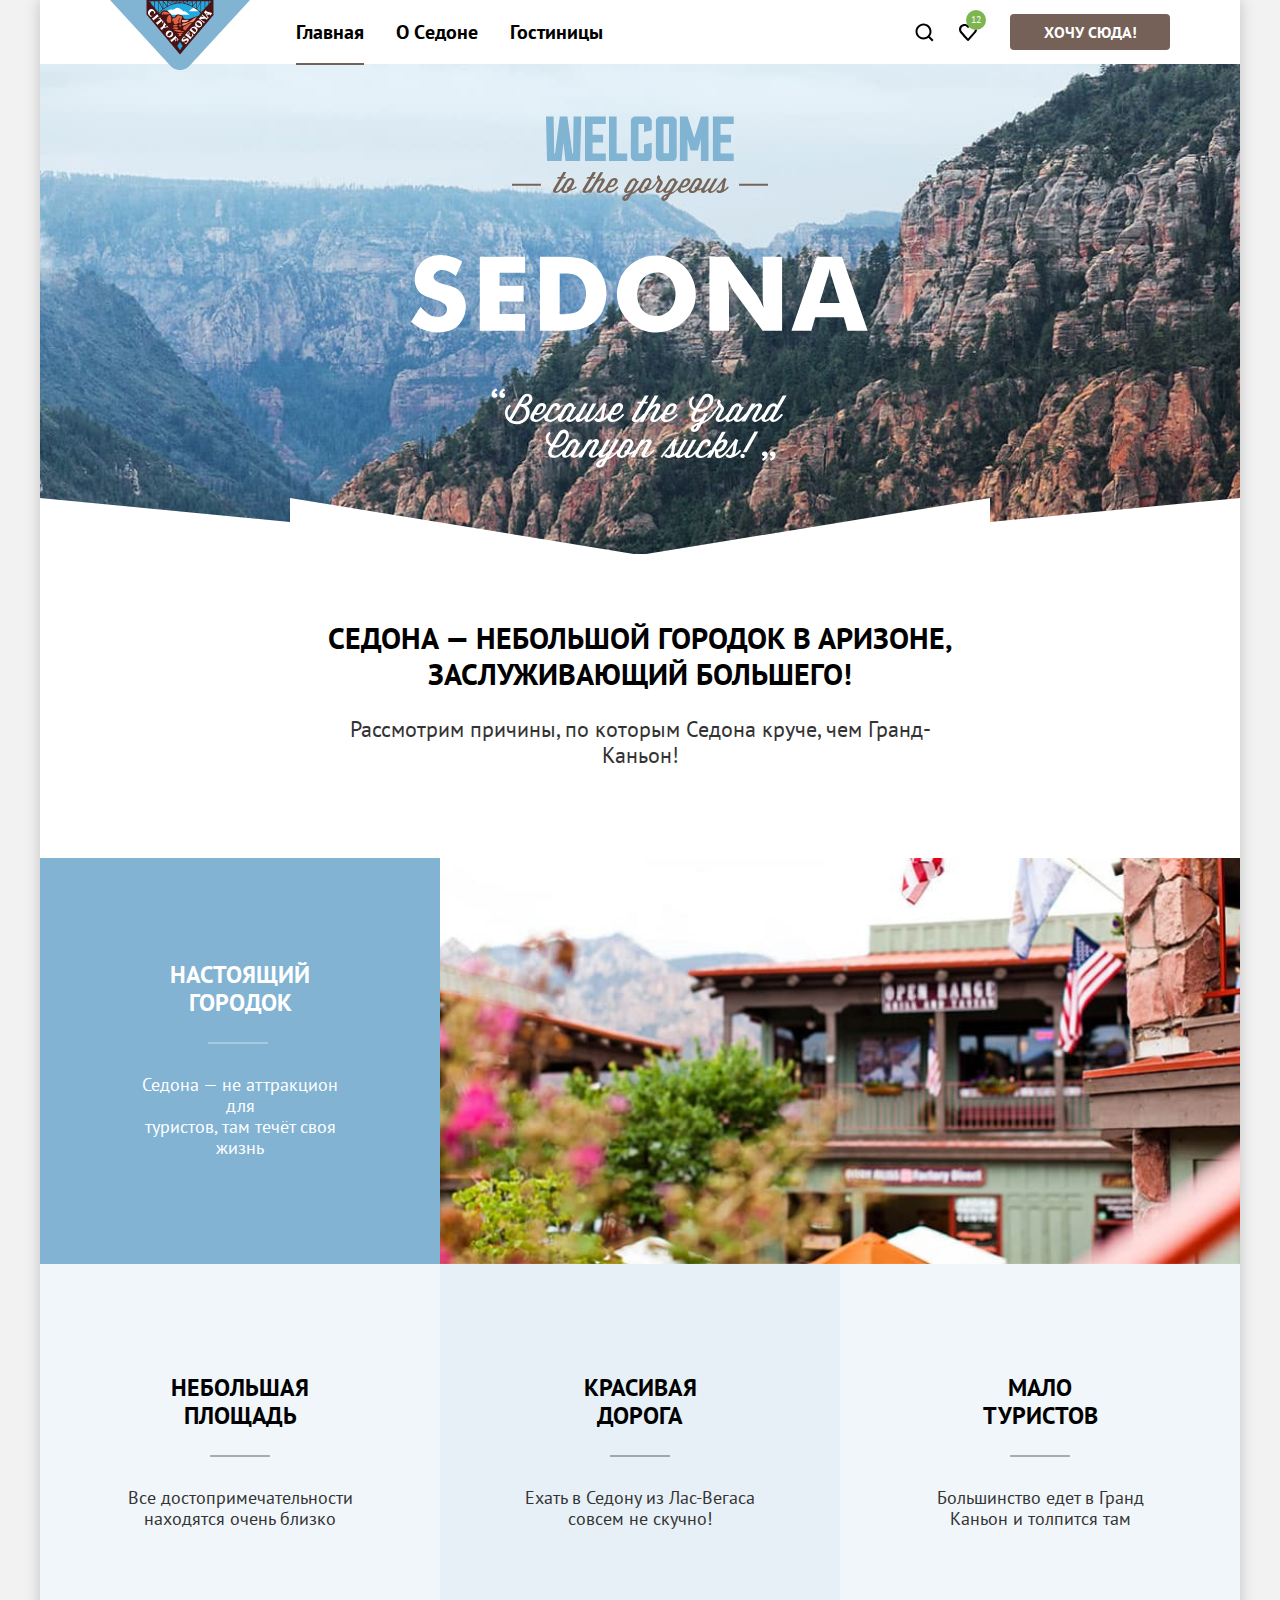
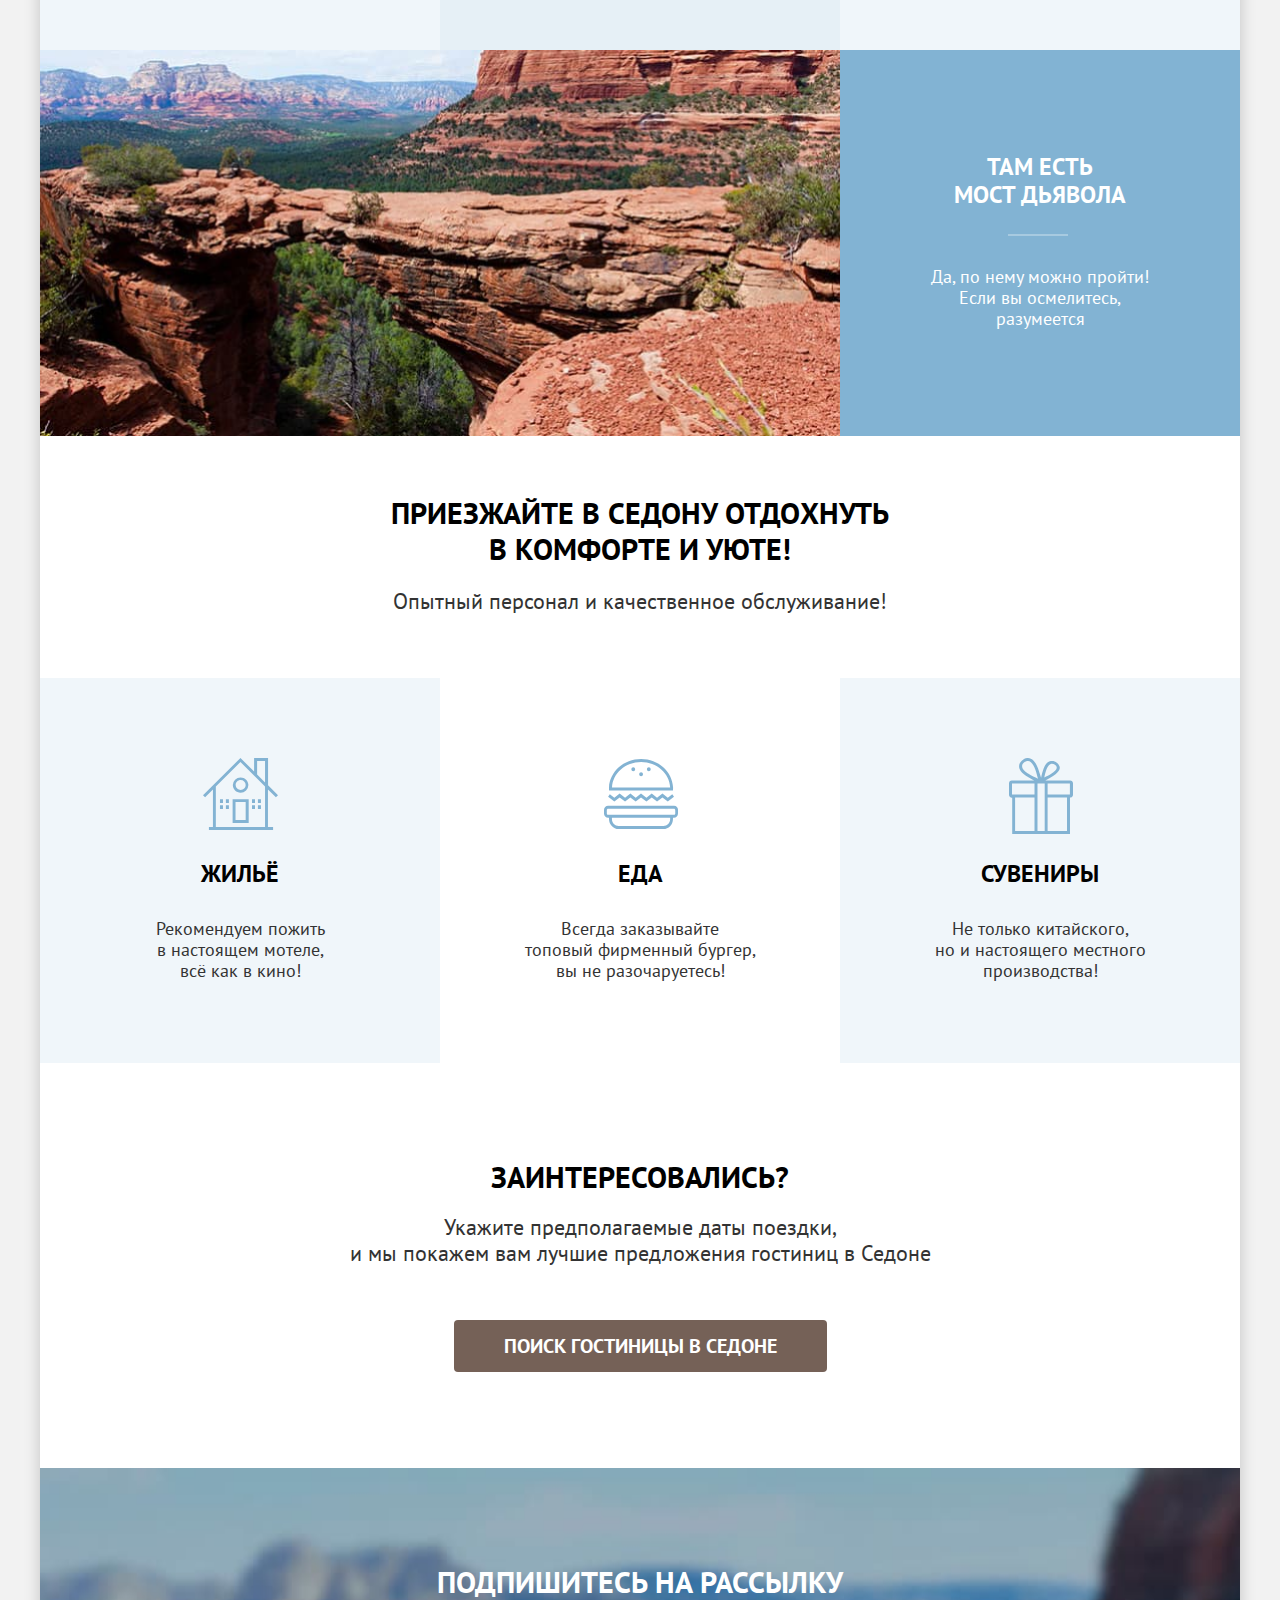
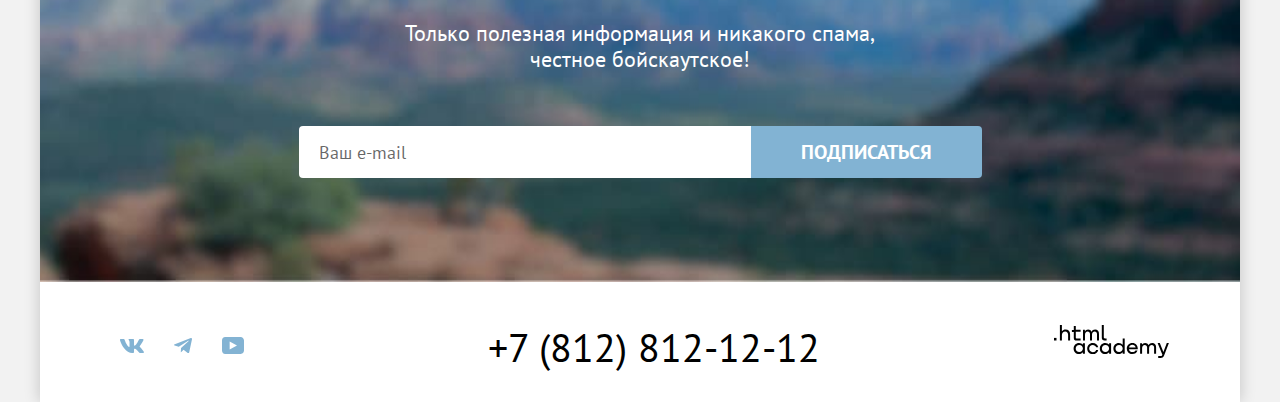
<file: index.html>
<!DOCTYPE html>
<html lang="ru">

  <head>
    <meta charset="utf-8">
    <title>Город Седона</title>
    <link rel="stylesheet" href="styles/styles.css">
    <link rel="icon" href="images/favicon.ico">
    <link rel="icon" type="image/png" sizes="32x32" href="images/favicon.png">
  </head>

  <body>
    <div class="wrapper">
      <header class="page-header">
        <nav class="navigation">
          <a class="navigation-logo main-header-logo" href="index.html">
            <img class="header-logo" src="images/logo.svg" alt="Логотип города Седона" width="140" height="70">
          </a>
          <div class="navigation-lists">
            <ul class="navigation-list">
              <li class="navigation-item">
                <a class="navigation-link navigation-link-current" href="index.html">Главная</a>
              </li>
              <li class="navigation-item">
                <a class="navigation-link" href="about.html">О Cедоне</a>
              </li>
              <li class="navigation-item">
                <a class="navigation-link" href="catalog.html">Гостиницы</a>
              </li>
            </ul>

            <ul class="navigation-list navigation-user">
              <li class="navigation-item">
                <a class="navigation-link" href="#">
                  <svg aria-hidden="true" focusable="false" width="20" height="20" viewBox="0 0 20 20"
                    fill="currentColor" xmlns="http://www.w3.org/2000/svg">
                    <path
                      d="M19.5 18.0083L15.8 14.3287C16.8 13.0359 17.5 11.3453 17.5 9.4558C17.5 5.08011 13.9 1.5 9.5 1.5C5.1 1.5 1.5 5.17956 1.5 9.55525C1.5 13.9309 5.1 17.511 9.5 17.511C11.3 17.511 13 16.9144 14.4 15.8204L18.1 19.5L19.5 18.0083ZM9.5 15.5221C6.2 15.5221 3.5 12.837 3.5 9.55525C3.5 6.27348 6.2 3.5884 9.5 3.5884C12.8 3.5884 15.5 6.27348 15.5 9.55525C15.5 12.837 12.8 15.5221 9.5 15.5221Z" />
                  </svg>
                  <span class="visually-hidden">Поиск</span>
                </a>
              </li>
              <li class="navigation-item">
                <a class="navigation-link icon-favorites" href="#">
                  <svg aria-hidden="true" focusable="false" width="20" height="20" viewBox="0 0 20 20"
                    fill="currentColor" xmlns="http://www.w3.org/2000/svg">
                    <path
                      d="M9.9 19C9.6 19 9.3 18.9 9.1 18.6C3.7 12.5 2.4 11.1 2.1 10.7C1.4 9.8 1 8.6 1 7.4C1 4.4 3.4 2 6.5 2C7.8 2 9 2.5 10 3.3C11 2.5 12.3 2 13.5 2C16.5 2 19 4.4 19 7.4C19 8.7 18.5 9.9 17.7 10.8L10.7 18.7C10.5 18.9 10.3 19 9.9 19ZM3.9 9.5C4.2 9.9 7.4 13.5 10 16.4L16.2 9.4C16.7 8.9 16.9 8.2 16.9 7.4C16.9 5.6 15.4 4.1 13.6 4.1C12.6 4.1 11.6 4.6 10.9 5.4C10.6 5.7 10.3 5.8 10 5.8C9.7 5.8 9.4 5.6 9.2 5.4C8.5 4.6 7.5 4.1 6.5 4.1C4.7 4.1 3.2 5.6 3.2 7.4C3.1 8.3 3.5 9 3.9 9.5C3.8 9.5 3.8 9.5 3.9 9.5Z" />
                  </svg>
                  <span class="favorite-hotels">12</span>
                  <span class="visually-hidden">Избранное</span>
                </a>
              </li>
            </ul>
          </div>
          <a class="navigation-link button button-primary" href="#">Хочу сюда!</a>
        </nav>
      </header>
      <main class="main-index main-container">
        <section class="preview">
          <div class="preview-background">
            <img class="preview-picture" src="images/preview.svg"
              alt="Welcome to the gorgeous Sedona, because the Grand Canyon sucks!" width="458" height="352">
          </div>
          <div class="preview-title-text">
            <h1 class="preview-title">Седона — небольшой городок в Аризоне,<br> заслуживающий большего!</h1>
            <p class="preview-text">Рассмотрим причины, по которым Седона круче, чем Гранд-Каньон!</p>
          </div>
        </section>

        <section class="advantages">
          <h2 class="visually-hidden">Преимущества Седоны</h2>
          <ul class="advantages-list">
            <li class="advantages-item dark">
              <div class="advantages-title-description-dark">
                <h3 class="advantages-title light">Настоящий<br> городок</h3>
                <p class="advantages-description">Седона — не аттракцион для <br> туристов, там течёт своя <br> жизнь
                </p>
              </div>
              <img class="advantages-picture" src="images/photo-1.jpg" alt="Здание на фоне гор в Седоне" width="800"
                height="385">
            </li>
            <li class="advantages-item light">
              <div class="advantages-title-description">
                <h3 class="advantages-title">Небольшая<br> площадь</h3>
                <p class="advantages-description">Все достопримечательности находятся очень близко</p>
              </div>
            </li>
            <li class="advantages-item medium">
              <div class="advantages-title-description">
                <h3 class="advantages-title">Красивая<br> дорога</h3>
                <p class="advantages-description">Ехать в Седону из Лас-Вегаса совсем не скучно!</p>
              </div>
            </li>
            <li class="advantages-item light">
              <div class="advantages-title-description">
                <h3 class="advantages-title">Мало<br> туристов</h3>
                <p class="advantages-description">Большинство едет в Гранд Каньон и толпится там</p>
              </div>
            </li>
            <li class="advantages-item dark">
              <img class="advantages-picture" src="images/photo-2.jpg" alt="Мост дьявола в Седоне" width="800"
                height="385">
              <div class="advantages-title-description-dark">
                <h3 class="advantages-title light">Там есть <br> мост дьявола</h3>
                <p class="advantages-description">Да, по нему можно пройти! <br> Если вы осмелитесь,<br> разумеется</p>
              </div>
            </li>
          </ul>
        </section>

        <section class="services">
          <div class="services-title-text">
            <h2 class="services-title">Приезжайте в Седону отдохнуть в комфорте и уюте!</h2>
            <p class="services-text">Опытный персонал и качественное обслуживание!</p>
          </div>
          <ul class="services-list">
            <li class="services-item light item-housing">
              <h3 class="services-name">Жильё</h3>
              <p class="services-description">Рекомендуем пожить<br> в настоящем мотеле,<br> всё как в кино!</p>
            </li>
            <li class="services-item item-food">
              <h3 class="services-name">Еда</h3>
              <p class="services-description">Всегда заказывайте<br> топовый фирменный бургер, вы не разочаруетесь!</p>
            </li>
            <li class="services-item light item-souvenirs">
              <h3 class="services-name">Сувениры</h3>
              <p class="services-description">Не только китайского,<br> но и настоящего местного производства!</p>
            </li>
          </ul>
        </section>

        <section class="hotel-search">
          <h2 class="hotel-search-title">Заинтересовались?</h2>
          <p class="hotel-search-text">Укажите предполагаемые даты поездки,<br> и мы покажем вам лучшие предложения
            гостиниц
            в
            Седоне</p>
          <button class="button button-search button-primary" type="button">Поиск гостиницы в Седоне</button>
        </section>

        <section class="newsletter">
          <h2 class="newsletter-title">Подпишитесь на рассылку</h2>
          <p class="newsletter-text">Только полезная информация и никакого спама,<br> честное бойскаутское!</p>
          <form class="newsletter-form" action="https://echo.htmlacademy.ru/" method="post">
            <label class="visually-hidden" for="email-field">Email</label>
            <input class="newsletter-field" type="email" placeholder="Ваш e-mail" name="email" id="email-field"
              required>
            <button class="button newsletter-button button-secondary" type="submit">Подписаться</button>
          </form>
        </section>
      </main>
      <footer class="page-footer">
        <section class="footer-contacts">
          <h2 class="visually-hidden">Контакты</h2>
          <address class="footer-contacts-address">
            <ul class="footer-social-list">
              <li class="footer-social-item">
                <a class="social-link" href="https://vk.com/htmlacademy" target="_blank" rel="noreferrer noopener">
                  <svg aria-hidden="true" focusable="false" width="24" height="14" viewBox="0 0 24 14" fill="#83b3d3"
                    xmlns="http://www.w3.org/2000/svg">
                    <path fill-rule="evenodd" clip-rule="evenodd"
                      d="M23.45 0.948C23.616 0.402 23.45 0 22.655 0H20.03C19.362 0 19.054 0.347 18.887 0.73C18.887 0.73 17.552 3.926 15.661 6.002C15.049 6.604 14.771 6.795 14.437 6.795C14.27 6.795 14.019 6.604 14.019 6.057V0.948C14.019 0.292 13.835 0 13.279 0H9.151C8.734 0 8.483 0.304 8.483 0.593C8.483 1.214 9.429 1.358 9.526 3.106V6.904C9.526 7.737 9.373 7.888 9.039 7.888C8.149 7.888 5.984 4.677 4.699 1.003C4.45 0.288 4.198 0 3.527 0H0.9C0.15 0 0 0.347 0 0.73C0 1.412 0.89 4.8 4.145 9.281C6.315 12.341 9.37 14 12.153 14C13.822 14 14.028 13.632 14.028 12.997V10.684C14.028 9.947 14.186 9.8 14.715 9.8C15.105 9.8 15.772 9.992 17.33 11.467C19.11 13.216 19.403 14 20.405 14H23.03C23.78 14 24.156 13.632 23.94 12.904C23.702 12.18 22.852 11.129 21.725 9.882C21.113 9.172 20.195 8.407 19.916 8.024C19.527 7.533 19.638 7.314 19.916 6.877C19.916 6.877 23.116 2.451 23.449 0.948H23.45Z" />
                  </svg>
                  <span class="visually-hidden">ВКонтакте</span>
                </a>
              </li>
              <li class="footer-social-item">
                <a class="social-link" href="https://t.me/htmlacademy" target="_blank" rel="noreferrer noopener">
                  <svg aria-hidden="true" focusable="false" width="18" height="16" viewBox="0 0 18 16" fill="#83b3d3"
                    xmlns="http://www.w3.org/2000/svg">
                    <path
                      d="M16.785 0.0992597L0.840489 6.24776C-0.247661 6.68481 -0.241365 7.29184 0.640845 7.56253L4.73445 8.83953L14.2058 2.8637C14.6537 2.59121 15.0629 2.7378 14.7265 3.03636L7.05283 9.96185H7.05103L7.05283 9.96275L6.77045 14.1823C7.18413 14.1823 7.36669 13.9925 7.59871 13.7686L9.58705 11.8351L13.7229 14.89C14.4855 15.31 15.0332 15.0941 15.2229 14.1841L17.9379 1.38885C18.2158 0.274623 17.5126 -0.229883 16.785 0.0992597Z" />
                  </svg>
                  <span class="visually-hidden">Телеграм</span>
                </a>
              </li>
              <li class="footer-social-item">
                <a class="social-link" href="https://www.youtube.com/user/htmlacademyru" target="_blank"
                  rel="noreferrer noopener">
                  <svg aria-hidden="true" focusable="false" width="22" height="18" viewBox="0 0 22 18" fill="#83b3d3"
                    xmlns="http://www.w3.org/2000/svg">
                    <path
                      d="M18.607 0H3.17413C1.31343 0 0 1.59375 0 3.4V13.4937C0 15.4062 1.31343 17 3.17413 17H18.8259C20.4677 17 22 15.4062 22 13.6V3.4C21.7811 1.59375 20.4677 0 18.607 0ZM7.66169 12.5375V4.4625L14.995 8.5L7.66169 12.5375Z" />
                  </svg>
                  <span class="visually-hidden">Ютуб</span>
                </a>
              </li>
            </ul>
            <div class="phone">
              <a class="footer-phone" href="tel:+78128121212">+7 (812) 812-12-12</a>
            </div>
            <a class="htmlacademy-link" href="https://htmlacademy.ru/intensive/htmlcss" target="_blank"
              rel="noreferrer noopener">
              <svg focusable="false" role="img" aria-label="Логотип HTML Академии" width="116" height="36" fill="#000"
                viewBox="0 0 116 36" xmlns="http://www.w3.org/2000/svg">
                <path d="M0 12.9V15.5H2.5V12.9H0Z" />
                <path
                  d="M11.6 4.5C10 4.5 8.8 5.2 8 6.2H7.9V0H5.9V15.5H7.9V10.2C7.9 8.1 9.2 6.6 11.2 6.6C13 6.6 14.1 8 14.1 9.8V15.5H16.1V9.4C16.2 6.4 14.3 4.5 11.6 4.5Z" />
                <path
                  d="M26.6 4.8H21.8V1.1H19.8V4.9H17.9V6.9H19.8V12.9C19.8 14.6 20.8 15.6 22.5 15.6H26.6V13.6H22.9C22.2 13.6 21.8 13.2 21.8 12.5V6.8H26.6V4.8Z" />
                <path
                  d="M41.1 4.6C39.5 4.6 38.2 5.4 37.6 6.7H37.5C36.9 5.5 35.7 4.6 34.1 4.6C32.7 4.6 31.6 5.4 31 6.4H30.9V4.8H29V15.4H31V10C31 8 32 6.5 33.6 6.5C35.1 6.5 36 7.5 36 9.1V15.4H38V9.8C38 7.4 39.4 6.5 40.6 6.5C42.1 6.5 43 7.5 43 9.1V15.4H45V8.9C45.1 6.4 43.6 4.6 41.1 4.6Z" />
                <path
                  d="M47.8 12.7C47.8 14.4 48.8 15.4 50.6 15.4H52.6V13.4H50.9C50.2 13.4 49.8 13 49.8 12.3V0H47.8V12.7Z" />
                <path
                  d="M28.9 19.7C28 18.6 26.7 17.9 25 17.9C21.9 17.9 19.6 20.2 19.6 23.5C19.6 26.8 21.9 29.1 25 29.1C26.8 29.1 28 28.3 28.8 27.2H28.9V28.8H30.9V18.2H28.9V19.7ZM25.3 27.1C23.1 27.1 21.7 25.5 21.7 23.5C21.7 21.5 23.1 19.9 25.3 19.9C27.5 19.9 28.9 21.5 28.9 23.5C28.9 25.4 27.5 27.1 25.3 27.1Z" />
                <path
                  d="M44.2 22C43.7 19.6 41.6 17.9 38.8 17.9C35.4 17.9 33.2 20.4 33.2 23.5C33.2 26.6 35.4 29.1 38.8 29.1C41.6 29.1 43.7 27.3 44.2 24.9H42.1C41.7 26.2 40.4 27.2 38.8 27.2C36.6 27.2 35.2 25.6 35.2 23.6C35.2 21.6 36.6 20 38.8 20C40.4 20 41.6 21 42.1 22.2H44.2V22Z" />
                <path
                  d="M55.1 19.7C54.2 18.6 52.9 17.9 51.2 17.9C48.1 17.9 45.8 20.2 45.8 23.5C45.8 26.8 48.1 29.1 51.2 29.1C53 29.1 54.2 28.3 55 27.2H55.1V28.8H57.1V18.2H55.1V19.7ZM51.5 27.1C49.3 27.1 47.9 25.5 47.9 23.5C47.9 21.5 49.3 19.9 51.5 19.9C53.7 19.9 55.1 21.5 55.1 23.5C55.1 25.4 53.6 27.1 51.5 27.1Z" />
                <path
                  d="M68.7 19.8C67.8 18.7 66.5 17.9 64.8 17.9C61.7 17.9 59.4 20.2 59.4 23.5C59.4 26.8 61.6 29.1 64.8 29.1C66.5 29.1 67.8 28.3 68.6 27.3H68.7V28.8H70.7V13.4H68.7V19.8ZM65.1 27.1C62.9 27.1 61.5 25.5 61.5 23.5C61.5 21.5 62.9 19.9 65.1 19.9C67.3 19.9 68.7 21.5 68.7 23.5C68.6 25.5 67.2 27.1 65.1 27.1Z" />
                <path
                  d="M78.3 17.9C75 17.9 72.8 20.4 72.8 23.5C72.8 26.5 74.9 29.1 78.3 29.1C80.8 29.1 82.8 27.8 83.5 25.5H81.4C80.9 26.5 79.8 27.1 78.4 27.1C76.5 27.1 75.1 25.8 75 24.2H83.8C84 20.6 81.8 17.9 78.3 17.9ZM78.3 19.8C80 19.8 81.3 20.8 81.6 22.4H75.1C75.4 20.9 76.6 19.8 78.3 19.8Z" />
                <path
                  d="M98.2 17.9C96.6 17.9 95.3 18.7 94.6 19.9H94.5C93.9 18.7 92.7 17.9 91.1 17.9C89.7 17.9 88.6 18.6 88 19.7V18.2H86.1V28.8H88.1V23.4C88.1 21.4 89.1 20 90.7 19.9C92.2 19.9 93.1 20.9 93.1 22.5V28.8H95.1V23.2C95.1 20.8 96.5 19.9 97.7 19.9C99.2 19.9 100.1 20.9 100.1 22.5V28.8H102.1V22.3C102.2 19.7 100.7 17.9 98.2 17.9Z" />
                <path
                  d="M109.4 27L105.8 18.1H103.6L108.4 29.7C108.1 30.6 107.7 30.9 106.7 30.9H104.2V32.9H106.7C108.5 32.9 109.5 32.1 110.2 30.3L114.9 18.1H112.8L109.4 27Z" />
              </svg>
            </a>
          </address>
        </section>
      </footer>
    </div>
    <div class="modal-overlay modal-close">
      <div class="modal-window">
        <div class="modal-header">
          <h2 class="modal-title">Поиск гостиницы в Седоне</h2>
          <button class="modal-button-close" type="button">
            <span class="visually-hidden">Закрыть модальное окно</span>
          </button>
        </div>

        <form class="modal-form" action="https://echo.htmlacademy.ru/" method="post">
          <div class="form-group">
            <label class="modal-label" for="arrival">Дата Заезда:</label>
            <div class="input-container">
              <input type="text" class="input-arrival" name="arrival-date" value="27 апреля 2020" id="arrival"
                placeholder="Выберите дату" required>
              <p class="modal-message modal-message-warning">Мы не можем отправить вас в прошлое.</p>
            </div>
          </div>

          <div class="form-group">
            <label class="modal-label" for="departure">Дата Выезда:</label>
            <div class="input-container">
              <input type="text" class="input-departure" name="departure-date" value="1 сентября 2023" id="departure"
                placeholder="Выберите дату" required>
              <p class="modal-message">На эти даты есть свободные номера. Пока есть.</p>
            </div>
          </div>

          <div class="guests-container">
            <div class="form-group guest-group">
              <label class="modal-label" for="adults-number">Взрослые:</label>
              <div class="count-controls">
                <button class="count-button" type="button">
                  <span class="visually-hidden">Уменьшить количество взрослых</span>
                </button>
                <input class="count-input" type="number" name="adults-number" value="2" min="1" id="adults-number"
                  required>
                <button class="count-button button-plus" type="button">
                  <span class="visually-hidden">Увеличить количество взрослых</span>
                </button>
              </div>
            </div>

            <div class="form-group guest-group">
              <div class="label-tooltip-wrapper">
                <label class="modal-label" for="children-number">Дети:</label>
                <div class="modal-tooltip">
                  <button class="tooltip-toggle" type="button">
                    <span class="visually-hidden">Показать описание</span>
                  </button>
                  <p class="tooltip-text">Укажите количество детей, которые будут с вами, возраст которых от 6 до 18
                    лет. Дети до 6 лет размещаются бесплатно.</p>
                </div>
              </div>
              <div class="count-controls">
                <button class="count-button" type="button">
                  <span class="visually-hidden">Уменьшить количество детей</span>
                </button>
                <input class="count-input" type="number" name="children-number" value="2" min="0" id="children-number"
                  required>
                <button class="count-button button-plus" type="button">
                  <span class="visually-hidden">Увеличить количество детей</span>
                </button>
              </div>
            </div>
          </div>
          <button class="modal-search-button button-secondary" type="submit">Найти</button>
        </form>
      </div>
    </div>
    <script>
      const modal = document.querySelector('.modal-overlay');
      const closeBtn = document.querySelector('.modal-button-close');
      const openBtn = document.querySelector('.button-search');
      closeBtn.addEventListener('click', () => { modal.classList.add('modal-close'); });
      openBtn.addEventListener('click', () => { modal.classList.remove('modal-close'); });
    </script>
  </body>

</html>
</file>
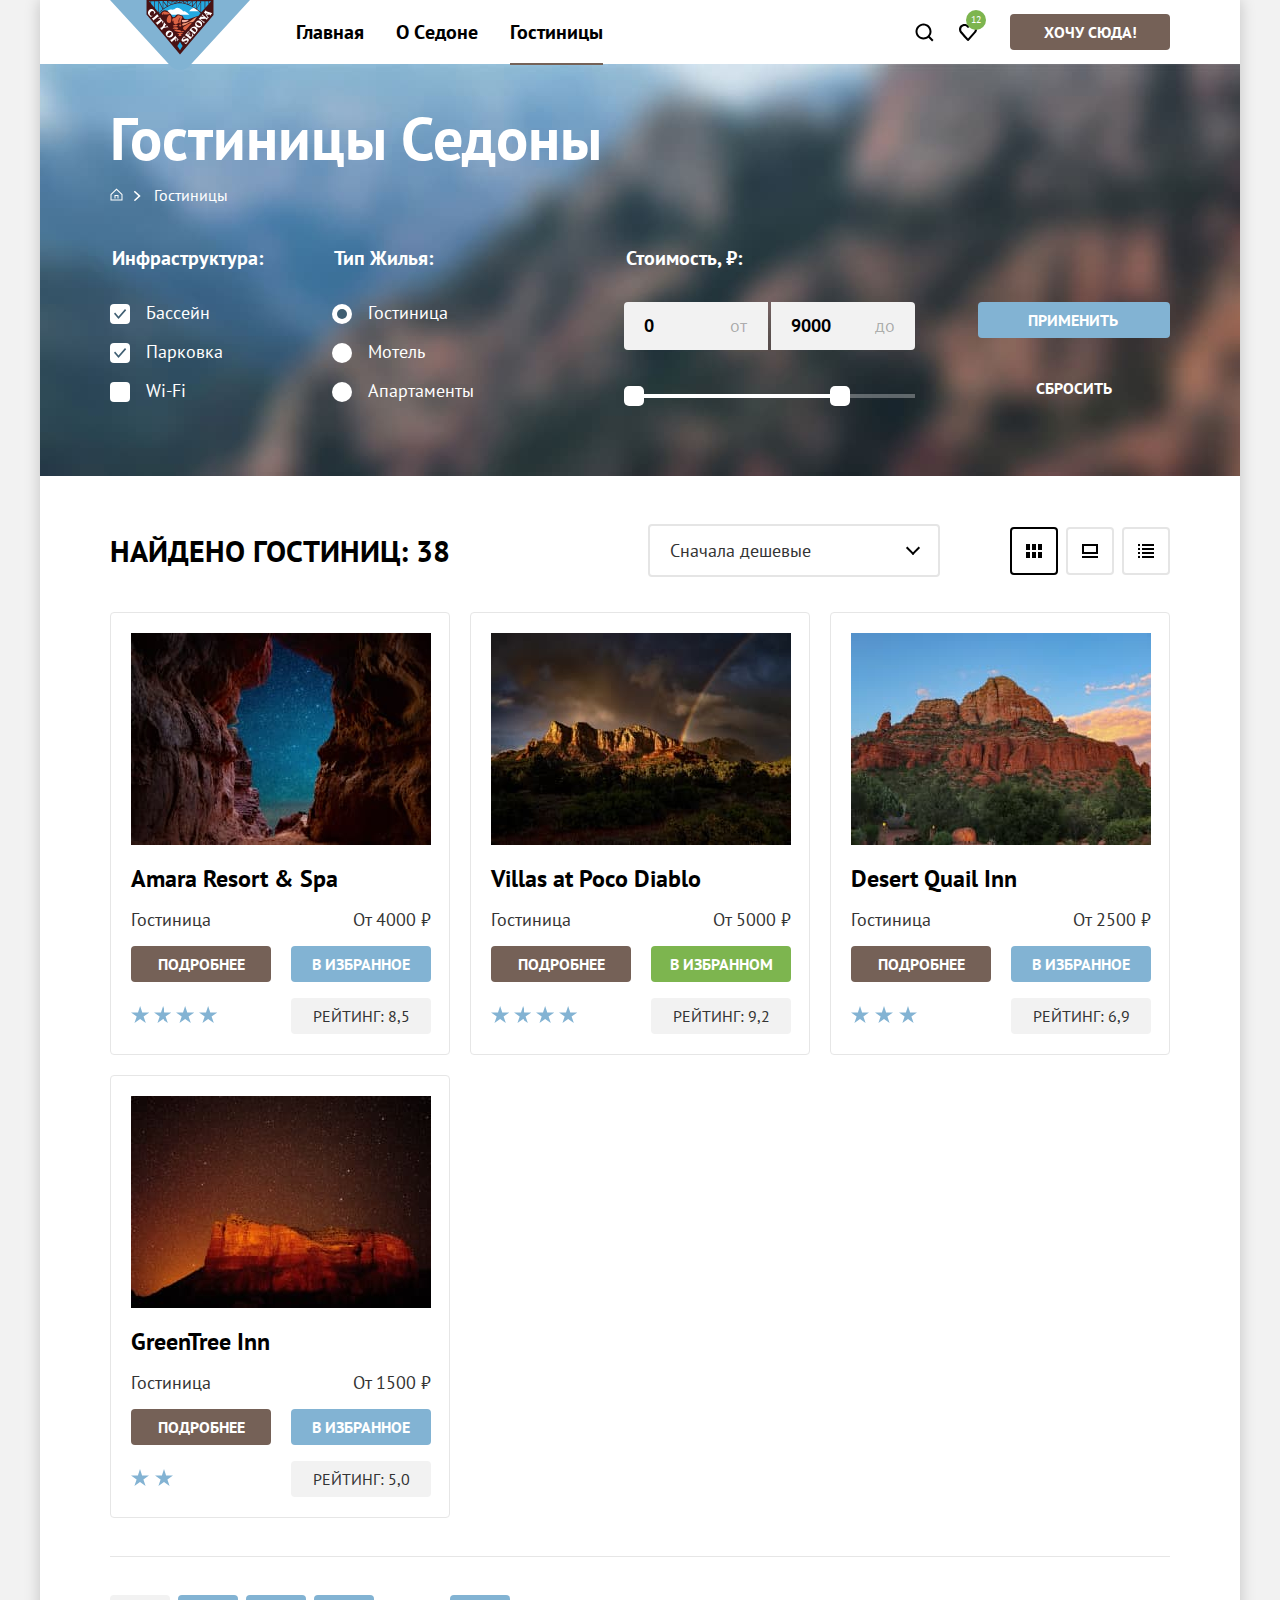
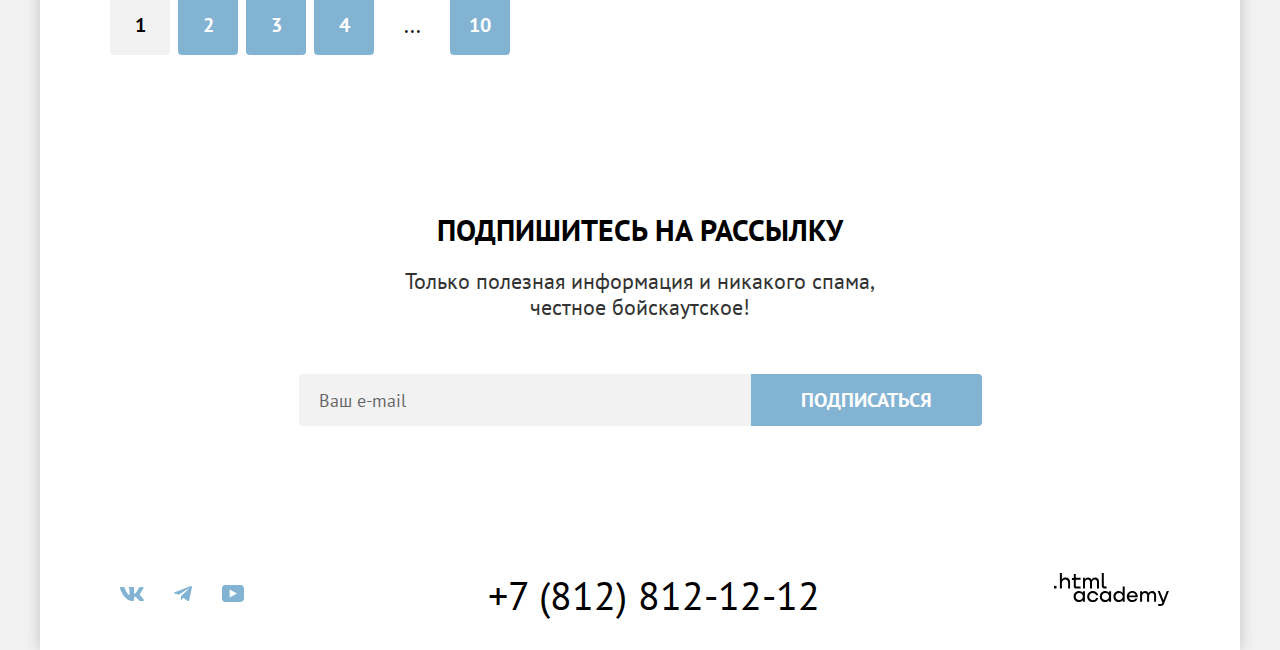
<file: catalog.html>
<!DOCTYPE html>
<html lang="ru">

  <head>
    <meta charset="utf-8">
    <title>Гостиницы Седоны</title>
    <link rel="stylesheet" href="styles/styles.css">
    <link rel="icon" href="images/favicon.ico">
    <link rel="icon" type="image/png" sizes="32x32" href="images/favicon.png">
  </head>

  <body>
    <div class="wrapper">
      <header class="page-header">
        <nav class="navigation">
          <a class="navigation-logo" href="index.html">
            <img class="header-logo" src="images/logo.svg" alt="Логотип города Седона" width="140" height="70">
          </a>
          <div class="navigation-lists">
            <ul class="navigation-list">
              <li class="navigation-item">
                <a class="navigation-link" href="index.html">Главная</a>
              </li>
              <li class="navigation-item">
                <a class="navigation-link" href="about.html">О Cедоне</a>
              </li>
              <li class="navigation-item">
                <a class="navigation-link navigation-link-current" href="catalog.html">Гостиницы</a>
              </li>
            </ul>

            <ul class="navigation-list navigation-user">
              <li class="navigation-item">
                <a class="navigation-link" href="#">
                  <svg aria-hidden="true" focusable="false" width="20" height="20" viewBox="0 0 20 20"
                    fill="currentColor" xmlns="http://www.w3.org/2000/svg">
                    <path
                      d="M19.5 18.0083L15.8 14.3287C16.8 13.0359 17.5 11.3453 17.5 9.4558C17.5 5.08011 13.9 1.5 9.5 1.5C5.1 1.5 1.5 5.17956 1.5 9.55525C1.5 13.9309 5.1 17.511 9.5 17.511C11.3 17.511 13 16.9144 14.4 15.8204L18.1 19.5L19.5 18.0083ZM9.5 15.5221C6.2 15.5221 3.5 12.837 3.5 9.55525C3.5 6.27348 6.2 3.5884 9.5 3.5884C12.8 3.5884 15.5 6.27348 15.5 9.55525C15.5 12.837 12.8 15.5221 9.5 15.5221Z" />
                  </svg>
                  <span class="visually-hidden">Поиск</span>
                </a>
              </li>
              <li class="navigation-item">
                <a class="navigation-link icon-favorites" href="#">
                  <svg aria-hidden="true" focusable="false" width="20" height="20" viewBox="0 0 20 20"
                    fill="currentColor" xmlns="http://www.w3.org/2000/svg">
                    <path
                      d="M9.9 19C9.6 19 9.3 18.9 9.1 18.6C3.7 12.5 2.4 11.1 2.1 10.7C1.4 9.8 1 8.6 1 7.4C1 4.4 3.4 2 6.5 2C7.8 2 9 2.5 10 3.3C11 2.5 12.3 2 13.5 2C16.5 2 19 4.4 19 7.4C19 8.7 18.5 9.9 17.7 10.8L10.7 18.7C10.5 18.9 10.3 19 9.9 19ZM3.9 9.5C4.2 9.9 7.4 13.5 10 16.4L16.2 9.4C16.7 8.9 16.9 8.2 16.9 7.4C16.9 5.6 15.4 4.1 13.6 4.1C12.6 4.1 11.6 4.6 10.9 5.4C10.6 5.7 10.3 5.8 10 5.8C9.7 5.8 9.4 5.6 9.2 5.4C8.5 4.6 7.5 4.1 6.5 4.1C4.7 4.1 3.2 5.6 3.2 7.4C3.1 8.3 3.5 9 3.9 9.5C3.8 9.5 3.8 9.5 3.9 9.5Z" />
                  </svg>

                  <span class="favorite-hotels">12</span>
                  <span class="visually-hidden">Избранное</span>
                </a>
              </li>
            </ul>
          </div>
          <span class="navigation-link button button-primary">Хочу сюда!</span>
        </nav>
      </header>
      <main class="main-inner main-container">
        <div class="sedona-hotels">
          <header class="inner-header">
            <h1 class="inner-header-title">Гостиницы Седоны</h1>
            <ul class="breadcrumbs">
              <li class="breadcrumbs-item">
                <a class="breadcrumbs-link" href="index.html">
                  <svg aria-hidden="true" focusable="false" width="14" height="16" viewBox="0 0 14 16" fill="#fff"
                    xmlns="http://www.w3.org/2000/svg">
                    <path
                      d="M6.5 0.5L0.5 6.30006V12.5001H12.5V6.30006L6.5 0.5ZM11.5 11.5001H1.5V6.70005L6.5 1.9L11.5 6.70005V11.5001Z" />
                    <path d="M4.5 10.5001H5.5V8.00005H7.5V10.5001H8.5V7.00005H4.5V10.5001Z" />
                  </svg>
                  <span class="visually-hidden">Главная</span>
                </a>
              </li>
              <li class="breadcrumbs-item">
                <span class="current-page">Гостиницы</span>
              </li>
            </ul>
          </header>

          <section class="catalog-filters">
            <h2 class="visually-hidden">Список гостиниц с фильтрами</h2>
            <form class="catalog-filter" action="https://echo.htmlacademy.ru/" method="post">
              <fieldset class="catalog-filter-group catalog-filter-checkbox">
                <legend class="catalog-filter-title">Инфраструктура:</legend>
                <ul class="catalog-filter-list">
                  <li class="catalog-filter-item">
                    <label class="control">
                      <input class="visually-hidden control-checkbox" type="checkbox" name="pool" checked>
                      <span class="control-mark">
                        <svg width="20" height="20" viewBox="0 0 20 20" fill="#3f5e72"
                          xmlns="http://www.w3.org/2000/svg">
                          <path d="M15 5L8.5 12.4L5.1 8.5L4 9.7L8.5 14.9L16.2 6.3L15 5Z" />
                        </svg>
                      </span>
                      <span class="control-label">Бассейн</span>
                    </label>
                  </li>
                  <li class="catalog-filter-item">
                    <label class="control">
                      <input class="visually-hidden control-checkbox" type="checkbox" name="parking" checked>
                      <span class="control-mark">
                        <svg width="20" height="20" viewBox="0 0 20 20" fill="#3f5e72"
                          xmlns="http://www.w3.org/2000/svg">
                          <path d="M15 5L8.5 12.4L5.1 8.5L4 9.7L8.5 14.9L16.2 6.3L15 5Z" />
                        </svg>
                      </span>
                      <span class="control-label">Парковка</span>
                    </label>
                  </li>
                  <li class="catalog-filter-item">
                    <label class="control">
                      <input class="visually-hidden control-checkbox" type="checkbox" name="wi-fi">
                      <span class="control-mark">
                        <svg width="20" height="20" viewBox="0 0 20 20" fill="#3f5e72"
                          xmlns="http://www.w3.org/2000/svg">
                          <path d="M15 5L8.5 12.4L5.1 8.5L4 9.7L8.5 14.9L16.2 6.3L15 5Z" />
                        </svg>
                      </span>
                      <span class="control-label">Wi-Fi</span>
                    </label>
                  </li>
                </ul>
              </fieldset>
              <fieldset class="catalog-filter-group catalog-filter-radio">
                <legend class="catalog-filter-title">Тип Жилья:</legend>
                <ul class="catalog-filter-list">
                  <li class="catalog-filter-item">
                    <label class="control">
                      <input class="visually-hidden control-radio" type="radio" name="hotel-type" checked>
                      <span class="control-mark"></span>
                      <span class="control-label">Гостиница</span>
                    </label>
                  </li>
                  <li class="catalog-filter-item">
                    <label class="control">
                      <input class="visually-hidden control-radio" type="radio" name="hotel-type">
                      <span class="control-mark"></span>
                      <span class="control-label">Мотель</span>
                    </label>
                  </li>
                  <li class="catalog-filter-item">
                    <label class="control">
                      <input class="visually-hidden control-radio" type="radio" name="hotel-type">
                      <span class="control-mark"></span>
                      <span class="control-label">Апартаменты</span>
                    </label>
                  </li>
                </ul>
              </fieldset>
              <fieldset class="catalog-filter-group catalog-filter-price">
                <legend class="catalog-filter-title">Стоимость, ₽:</legend>
                <div class="price-wrapper">
                  <input class="price" type="number" name="price" min="0" max="9000" value="0" placeholder="0">
                  <span class="from">от</span>
                  <input class="price" type="number" name="price" min="0" max="9000" value="9000" placeholder="9000">
                  <span class="to">до</span>
                </div>
                <div class="range">
                  <div class="range-scale">
                    <div class="range-bar">
                      <button type="button" class="range-toggle">
                        <span class="visually-hidden">Увеличить цену</span>
                      </button>
                      <button type="button" class="range-toggle toggle-max">
                        <span class="visually-hidden">Уменьшить цену</span>
                      </button>
                    </div>
                  </div>
                </div>
              </fieldset>
              <div class="flex-buttons">
                <button class="button  button-submit button-secondary" type="submit">Применить</button>
                <button class="button  button-reset button-quaternary" type="reset">Сбросить</button>
              </div>
            </form>
          </section>
        </div>

        <section class="catalog-hotels">
          <h2 class="hotel-quantity">Найдено гостиниц: <span class="found-hotels">38</span></h2>
          <div class="select-wrapper">
            <select class="select-control" aria-label="Сортировка">
              <option value="popular">Сначала популярные</option>
              <option value="cheap" selected>Сначала дешевые</option>
              <option value="expensive">Сначала дорогие</option>
            </select>
          </div>
          <ul class="hotels-display">
            <li class="display-item">
              <a class="display-item-link selected" href="catalog.html?view=tile">
                <span class="visually-hidden">Показать карточки</span>
              </a>
            </li>
            <li class="display-item">
              <a class="display-item-link large-cards" href="catalog.html?view=card">
                <span class="visually-hidden">Показать крупные значки</span>
              </a>
            </li>
            <li class="display-item">
              <a class="display-item-link list" href="catalog.html?view=list">
                <span class="visually-hidden">Показать список</span>
              </a>
            </li>
          </ul>

          <ul class="hotels-list">
            <li class="hotels-card">
              <a class="hotels-card-link" href="#">
                <img class="hotels-card-image" src="images/hotel-1.jpg" alt="Вид на Красные скалы" width="300"
                  height="212">
                <h3 class="hotels-card-title">Amara Resort & Spa</h3>
              </a>
              <span class="hotel">Гостиница</span>
              <span class="hotel-price">От <b>4000 ₽</b></span>
              <a class="button details button-primary" href="#">Подробнее</a>
              <button class="button add-to-favorites button-secondary" type="button">В избранное</button>
              <div class="stars stars-one">
                <span class="visually-hidden">4 звезды</span>
              </div>
              <span class="button hotel-rating">Рейтинг: <b>8,5</b></span>
            </li>
            <li class="hotels-card">
              <a class="hotels-card-link" href="#">
                <img class="hotels-card-image" src="images/hotel-2.jpg" alt="Вид на горы" width="300" height="212">
                <h3 class="hotels-card-title">Villas at Poco Diablo</h3>
              </a>
              <span class="hotel">Гостиница</span>
              <span class="hotel-price">От <b>5000 ₽</b></span>
              <a class="button details button-primary" href="#">Подробнее</a>
              <button class="button favorites button-tertiary" type="button">В избранном</button>
              <div class="stars stars-two">
                <span class="visually-hidden">4 звезды</span>
              </div>
              <span class="button hotel-rating">Рейтинг: <b>9,2</b></span>
            </li>
            <li class="hotels-card">
              <a class="hotels-card-link" href="#">
                <img class="hotels-card-image" src="images/hotel-3.jpg" alt="Вид на Красные скалы Седоны" width="300"
                  height="212">
                <h3 class="hotels-card-title">Desert Quail Inn</h3>
              </a>
              <span class="hotel">Гостиница</span>
              <span class="hotel-price">От <b>2500 ₽</b></span>
              <a class="button details button-primary" href="#">Подробнее</a>
              <button class="button add-to-favorites button-secondary" type="button">В избранное</button>
              <div class="stars stars-three">
                <span class="visually-hidden">3 звезды</span>
              </div>
              <span class="button hotel-rating">Рейтинг: <b>6,9</b></span>
            </li>
            <li class="hotels-card">
              <a class="hotels-card-link" href="#">
                <img class="hotels-card-image" src="images/hotel-4.jpg" alt="Красные горы" width="300" height="212">
                <h3 class="hotels-card-title">GreenTree Inn</h3>
              </a>
              <span class="hotel">Гостиница</span>
              <span class="hotel-price">От <b>1500 ₽</b></span>
              <a class="button details button-primary" href="#">Подробнее</a>
              <button class="button add-to-favorites button-secondary" type="button">В избранное</button>
              <div class="stars stars-four">
                <span class="visually-hidden">2 звезды</span>
              </div>
              <span class="button hotel-rating">Рейтинг: <b>5,0</b></span>
            </li>
          </ul>
          <ul class="pagination">
            <li class="pagination-item">
              <a class="button pagination-link pagination-current">1</a>
            </li>
            <li class="pagination-item">
              <a class="button pagination-link button-secondary" href="#">2</a>
            </li>
            <li class="pagination-item">
              <a class="button pagination-link button-secondary" href="#">3</a>
            </li>
            <li class="pagination-item">
              <a class="button pagination-link button-secondary" href="#">4</a>
            </li>
            <li class="pagination-item">
              <span class="item-forward">...</span>
            </li>
            <li class="pagination-item">
              <a class="button pagination-link button-secondary" href="#">10</a>
            </li>
          </ul>
        </section>

        <section class="newsletter newsletter-no-background">
          <h2 class="newsletter-title">Подпишитесь на рассылку</h2>
          <p class="newsletter-text">Только полезная информация и никакого спама,<br> честное бойскаутское!</p>
          <form class="newsletter-form" action="https://echo.htmlacademy.ru/" method="post">
            <label class="visually-hidden" for="email-field">Email</label>
            <input class="newsletter-field newsletter-field-dark" type="email" placeholder="Ваш e-mail" name="email"
              id="email-field" required>
            <button class="button newsletter-button button-secondary" type="submit">Подписаться</button>
          </form>
        </section>
      </main>
      <footer class="page-footer">
        <section class="footer-contacts">
          <h2 class="visually-hidden">Контакты</h2>
          <address class="footer-contacts-address">
            <ul class="footer-social-list">
              <li class="footer-social-item">
                <a class="social-link" href="https://vk.com/htmlacademy" target="_blank" rel="noreferrer noopener">
                  <svg aria-hidden="true" focusable="false" width="24" height="14" viewBox="0 0 24 14" fill="#83b3d3"
                    xmlns="http://www.w3.org/2000/svg">
                    <path fill-rule="evenodd" clip-rule="evenodd"
                      d="M23.45 0.948C23.616 0.402 23.45 0 22.655 0H20.03C19.362 0 19.054 0.347 18.887 0.73C18.887 0.73 17.552 3.926 15.661 6.002C15.049 6.604 14.771 6.795 14.437 6.795C14.27 6.795 14.019 6.604 14.019 6.057V0.948C14.019 0.292 13.835 0 13.279 0H9.151C8.734 0 8.483 0.304 8.483 0.593C8.483 1.214 9.429 1.358 9.526 3.106V6.904C9.526 7.737 9.373 7.888 9.039 7.888C8.149 7.888 5.984 4.677 4.699 1.003C4.45 0.288 4.198 0 3.527 0H0.9C0.15 0 0 0.347 0 0.73C0 1.412 0.89 4.8 4.145 9.281C6.315 12.341 9.37 14 12.153 14C13.822 14 14.028 13.632 14.028 12.997V10.684C14.028 9.947 14.186 9.8 14.715 9.8C15.105 9.8 15.772 9.992 17.33 11.467C19.11 13.216 19.403 14 20.405 14H23.03C23.78 14 24.156 13.632 23.94 12.904C23.702 12.18 22.852 11.129 21.725 9.882C21.113 9.172 20.195 8.407 19.916 8.024C19.527 7.533 19.638 7.314 19.916 6.877C19.916 6.877 23.116 2.451 23.449 0.948H23.45Z" />
                  </svg>
                  <span class="visually-hidden">ВКонтакте</span>
                </a>
              </li>
              <li class="footer-social-item">
                <a class="social-link" href="https://t.me/htmlacademy" target="_blank" rel="noreferrer noopener">
                  <svg aria-hidden="true" focusable="false" width="18" height="16" viewBox="0 0 18 16" fill="#83b3d3"
                    xmlns="http://www.w3.org/2000/svg">
                    <path
                      d="M16.785 0.0992597L0.840489 6.24776C-0.247661 6.68481 -0.241365 7.29184 0.640845 7.56253L4.73445 8.83953L14.2058 2.8637C14.6537 2.59121 15.0629 2.7378 14.7265 3.03636L7.05283 9.96185H7.05103L7.05283 9.96275L6.77045 14.1823C7.18413 14.1823 7.36669 13.9925 7.59871 13.7686L9.58705 11.8351L13.7229 14.89C14.4855 15.31 15.0332 15.0941 15.2229 14.1841L17.9379 1.38885C18.2158 0.274623 17.5126 -0.229883 16.785 0.0992597Z" />
                  </svg>
                  <span class="visually-hidden">Телеграм</span>
                </a>
              </li>
              <li class="footer-social-item">
                <a class="social-link" href="https://www.youtube.com/user/htmlacademyru" target="_blank"
                  rel="noreferrer noopener">
                  <svg aria-hidden="true" focusable="false" width="22" height="18" viewBox="0 0 22 18" fill="#83b3d3"
                    xmlns="http://www.w3.org/2000/svg">
                    <path
                      d="M18.607 0H3.17413C1.31343 0 0 1.59375 0 3.4V13.4937C0 15.4062 1.31343 17 3.17413 17H18.8259C20.4677 17 22 15.4062 22 13.6V3.4C21.7811 1.59375 20.4677 0 18.607 0ZM7.66169 12.5375V4.4625L14.995 8.5L7.66169 12.5375Z" />
                  </svg>
                  <span class="visually-hidden">Ютуб</span>
                </a>
              </li>
            </ul>
            <div class="phone">
              <a class="footer-phone" href="tel:+78128121212">+7 (812) 812-12-12</a>
            </div>
            <a class="htmlacademy-link" href="https://htmlacademy.ru/intensive/htmlcss" target="_blank"
              rel="noreferrer noopener">
              <svg focusable="false" role="img" aria-label="Логотип HTML Академии" width="116" height="36"
                viewBox="0 0 116 36" fill="#000" xmlns="http://www.w3.org/2000/svg">
                <path d="M0 12.9V15.5H2.5V12.9H0Z" />
                <path
                  d="M11.6 4.5C10 4.5 8.8 5.2 8 6.2H7.9V0H5.9V15.5H7.9V10.2C7.9 8.1 9.2 6.6 11.2 6.6C13 6.6 14.1 8 14.1 9.8V15.5H16.1V9.4C16.2 6.4 14.3 4.5 11.6 4.5Z" />
                <path
                  d="M26.6 4.8H21.8V1.1H19.8V4.9H17.9V6.9H19.8V12.9C19.8 14.6 20.8 15.6 22.5 15.6H26.6V13.6H22.9C22.2 13.6 21.8 13.2 21.8 12.5V6.8H26.6V4.8Z" />
                <path
                  d="M41.1 4.6C39.5 4.6 38.2 5.4 37.6 6.7H37.5C36.9 5.5 35.7 4.6 34.1 4.6C32.7 4.6 31.6 5.4 31 6.4H30.9V4.8H29V15.4H31V10C31 8 32 6.5 33.6 6.5C35.1 6.5 36 7.5 36 9.1V15.4H38V9.8C38 7.4 39.4 6.5 40.6 6.5C42.1 6.5 43 7.5 43 9.1V15.4H45V8.9C45.1 6.4 43.6 4.6 41.1 4.6Z" />
                <path
                  d="M47.8 12.7C47.8 14.4 48.8 15.4 50.6 15.4H52.6V13.4H50.9C50.2 13.4 49.8 13 49.8 12.3V0H47.8V12.7Z" />
                <path
                  d="M28.9 19.7C28 18.6 26.7 17.9 25 17.9C21.9 17.9 19.6 20.2 19.6 23.5C19.6 26.8 21.9 29.1 25 29.1C26.8 29.1 28 28.3 28.8 27.2H28.9V28.8H30.9V18.2H28.9V19.7ZM25.3 27.1C23.1 27.1 21.7 25.5 21.7 23.5C21.7 21.5 23.1 19.9 25.3 19.9C27.5 19.9 28.9 21.5 28.9 23.5C28.9 25.4 27.5 27.1 25.3 27.1Z" />
                <path
                  d="M44.2 22C43.7 19.6 41.6 17.9 38.8 17.9C35.4 17.9 33.2 20.4 33.2 23.5C33.2 26.6 35.4 29.1 38.8 29.1C41.6 29.1 43.7 27.3 44.2 24.9H42.1C41.7 26.2 40.4 27.2 38.8 27.2C36.6 27.2 35.2 25.6 35.2 23.6C35.2 21.6 36.6 20 38.8 20C40.4 20 41.6 21 42.1 22.2H44.2V22Z" />
                <path
                  d="M55.1 19.7C54.2 18.6 52.9 17.9 51.2 17.9C48.1 17.9 45.8 20.2 45.8 23.5C45.8 26.8 48.1 29.1 51.2 29.1C53 29.1 54.2 28.3 55 27.2H55.1V28.8H57.1V18.2H55.1V19.7ZM51.5 27.1C49.3 27.1 47.9 25.5 47.9 23.5C47.9 21.5 49.3 19.9 51.5 19.9C53.7 19.9 55.1 21.5 55.1 23.5C55.1 25.4 53.6 27.1 51.5 27.1Z" />
                <path
                  d="M68.7 19.8C67.8 18.7 66.5 17.9 64.8 17.9C61.7 17.9 59.4 20.2 59.4 23.5C59.4 26.8 61.6 29.1 64.8 29.1C66.5 29.1 67.8 28.3 68.6 27.3H68.7V28.8H70.7V13.4H68.7V19.8ZM65.1 27.1C62.9 27.1 61.5 25.5 61.5 23.5C61.5 21.5 62.9 19.9 65.1 19.9C67.3 19.9 68.7 21.5 68.7 23.5C68.6 25.5 67.2 27.1 65.1 27.1Z" />
                <path
                  d="M78.3 17.9C75 17.9 72.8 20.4 72.8 23.5C72.8 26.5 74.9 29.1 78.3 29.1C80.8 29.1 82.8 27.8 83.5 25.5H81.4C80.9 26.5 79.8 27.1 78.4 27.1C76.5 27.1 75.1 25.8 75 24.2H83.8C84 20.6 81.8 17.9 78.3 17.9ZM78.3 19.8C80 19.8 81.3 20.8 81.6 22.4H75.1C75.4 20.9 76.6 19.8 78.3 19.8Z" />
                <path
                  d="M98.2 17.9C96.6 17.9 95.3 18.7 94.6 19.9H94.5C93.9 18.7 92.7 17.9 91.1 17.9C89.7 17.9 88.6 18.6 88 19.7V18.2H86.1V28.8H88.1V23.4C88.1 21.4 89.1 20 90.7 19.9C92.2 19.9 93.1 20.9 93.1 22.5V28.8H95.1V23.2C95.1 20.8 96.5 19.9 97.7 19.9C99.2 19.9 100.1 20.9 100.1 22.5V28.8H102.1V22.3C102.2 19.7 100.7 17.9 98.2 17.9Z" />
                <path
                  d="M109.4 27L105.8 18.1H103.6L108.4 29.7C108.1 30.6 107.7 30.9 106.7 30.9H104.2V32.9H106.7C108.5 32.9 109.5 32.1 110.2 30.3L114.9 18.1H112.8L109.4 27Z" />
              </svg>
            </a>
          </address>
        </section>
      </footer>
    </div>
  </body>

</html>
</file>
<file: styles/styles.css>
@font-face {
  font-family: "PT Sans";
  font-style: normal;
  font-weight: 400;
  src: url("../fonts/ptsans-400.woff2") format("woff2");
  font-display: swap;
}

@font-face {
  font-family: "PT Sans";
  font-style: normal;
  font-weight: 700;
  src: url("../fonts/ptsans-700.woff2") format("woff2");
  font-display: swap;
}

html {
  min-height: 100%;
}

*,
*::before,
*::after {
  box-sizing: border-box;
}

body {
  margin: 0;
  min-height: 100%;
  font-family: "PT Sans", sans-serif;
  font-size: 18px;
  line-height: 21px;
  background-color: #f2f2f2;
  color: #333333;
}

img {
  max-width: 100%;
  height: auto;
}

.visually-hidden {
  position: absolute;
  width: 1px;
  height: 1px;
  margin: -1px;
  padding: 0;
  border: 0;
  clip: rect(0 0 0 0);
}

.wrapper {
  margin: 0 auto;
  min-height: 100vh;
  width: 1200px;
  display: flex;
  flex-direction: column;
  background-color: #ffffff;
  box-shadow: 0 0 15px 0 rgba(0, 0, 0, 0.2);
}

.navigation {
  padding: 0 70px;
  display: flex;
  align-items: center;
}

.navigation-logo {
  min-width: 140px;
  min-height: 64px;
  position: relative;
  margin-right: 30px;
}

.header-logo {
  position: absolute;
}

.navigation-lists {
  display: flex;
  flex-grow: 1;
  justify-content: space-between;
}

.navigation-list {
  margin: 0;
  padding: 0;
  list-style: none;
  display: flex;
  align-items: center;
  flex-wrap: wrap;
}

.navigation-list.navigation-user {
  min-width: 96px;
}

.navigation-link {
  display: block;
  font-weight: 700;
  font-size: 20px;
  line-height: 24px;
  text-transform: capitalize;
  color: #000000;
  text-decoration: none;
  outline: none;
}

.navigation-link:not(.navigation-link.button) {
  min-width: 44px;
  min-height: 48px;
}

.navigation-link-current {
  position: relative;
  pointer-events: none;
}

.navigation-link-current::after {
  content: "";
  display: block;
  position: absolute;
  left: 16px;
  right: 16px;
  bottom: -1px;
  height: 2px;
  background-color: #756257;
}

.navigation-link:not(.navigation-link.button):hover {
  opacity: 50%;
}

.navigation-link:not(.navigation-link.button):focus-visible {
  outline: 2px solid #83b3d3;
}

.navigation-link:not(.navigation-link.button):active,
a:active span {
  color: rgba(0, 0, 0, 0.3);
}

.navigation-list:first-of-type .navigation-link {
  padding: 20px 16px;
}

.navigation-user {
  justify-content: flex-end;
}

.navigation-user .navigation-link:not(.navigation-link.button) {
  padding: 22px 12px;
}

.navigation-link.button {
  font-size: 16px;
  line-height: 20px;
  padding: 8px 5px;
  min-width: 160px;
  margin-left: 20px;
}

.icon-favorites {
  position: relative;
}

.navigation-link svg {
  display: block;
}

.favorite-hotels {
  position: absolute;
  top: 10px;
  right: 4px;
  border-radius: 50%;
  min-width: 20px;
  min-height: 20px;
  background-color: #7db54f;
  font-size: 10px;
  font-weight: 400;
  line-height: 20px;
  text-align: center;
  color: #ffffff;
}

.button {
  display: block;
  font-family: inherit;
  font-weight: 700;
  border-radius: 4px;
  text-transform: uppercase;
  text-align: center;
  color: #ffffff;
  text-decoration: none;
  border: none;
  cursor: pointer;
  outline: none;
}

.button-primary {
  background-color: #756157;
}

.button-primary:hover,
.button-primary:focus-visible {
  background-color: #615048;
}

.button-primary:active,
.button-secondary:active,
.button-tertiary:active,
.button-quaternary:active {
  color: rgba(255, 255, 255, 0.3);
}

.button-secondary {
  background-color: #82b3d3;
}

.button-secondary:hover,
.button-secondary:focus-visible {
  background-color: #68a2ca;
}

.button-tertiary {
  background-color: #7db54f;
}

.button-tertiary:hover,
.button-tertiary:focus-visible {
  background-color: #6c9e42;
}

.button-quaternary {
  background-color: transparent;
}

.button-quaternary:hover {
  opacity: 60%;
}

.button-quaternary:focus-visible {
  outline: 3px solid #83b3d3;
}

.button-quaternary:disabled {
  color: rgba(255, 255, 255, 0.1);
  pointer-events: none;
}

.button:not(.button-quaternary):disabled {
  background-color: #e5e5e5;
  pointer-events: none;
}

.navigation-item .button {
  font-size: 16px;
  line-height: 20px;
  padding: 8px 5px;
  min-width: 160px;
  margin-left: 20px;
}

.main-container {
  flex-grow: 1;
}

.preview {
  text-align: center;
  margin-bottom: 24px;
}

.preview-background {
  background-image: url("../images/preview-pattern.svg"), url("../images/background-preview.jpg");
  background-color: #c2d5e3;
  background-size: 100% auto, cover;
  background-position: left calc(100% + 1px), left top;
  background-repeat: no-repeat;
  padding: 52px 70px 82px;
}

.preview-picture {
  margin: 0 auto;
}

.preview-title-text {
  padding: 66px 274px;
}

.preview-title {
  margin: 0 0 24px 0;
  font-weight: 700;
  font-size: 30px;
  line-height: 36px;
  text-transform: uppercase;
  color: #000000;
}

.preview-text {
  margin: 0;
  font-size: 22px;
  line-height: 26px;
}

.advantages-list {
  margin: 0;
  padding: 0;
  list-style: none;
  text-align: center;
  display: grid;
  grid-template-columns: repeat(3, 1fr);
}

.advantages-item {
  min-height: 386px;
}

.advantages-item.dark {
  background-color: #82b3d3;
  color: #ffffff;
  display: flex;
  grid-column: span 3;
}

.advantages-item.light {
  background-color: rgba(131, 179, 211, 0.12);
}

.advantages-item.medium {
  background-color: rgba(131, 179, 211, 0.2);
}

.advantages-title-description {
  padding: 110px 84px 100px;
}

.advantages-title-description-dark {
  min-width: 400px;
  min-height: 100%;
}

.advantages-title-description-dark {
  padding: 103px 86px 88px;
}

.advantages-title {
  margin: 0 0 25px 0;
  padding: 0;
  font-weight: 700;
  font-size: 24px;
  line-height: 28px;
  text-transform: uppercase;
  color: #000000;
}

.advantages-title.light {
  color: #ffffff;
}

.advantages-description::before {
  content: "";
  display: block;
  margin: 0 86px 30px auto;
  width: 60px;
  height: 2px;
  background-color: rgba(0, 0, 0, 0.3);
}

.advantages-title-description-dark .advantages-description::before {
  background-color: rgba(255, 255, 255, 0.3);
}

.advantages-picture {
  min-height: 100%;
  object-fit: cover;
}

.services {
  text-align: center;
}

.services-title-text {
  padding: 59px 348px 64px;
}

.services-title {
  font-weight: 700;
  font-size: 30px;
  line-height: 36px;
  margin: 0 0 21px 0;
  text-transform: uppercase;
  color: #000000;
}

.services-text {
  margin: 0;
  font-size: 22px;
  line-height: 26px;
}

.services-list {
  margin: 0;
  padding: 0;
  list-style: none;
  display: flex;
  flex-wrap: wrap;
}

.services-item {
  flex-basis: 400px;
  min-height: 385px;
  padding: 152px 84px 56px;
  background-repeat: no-repeat;
  background-position: center 80px;
}

.services-item.light {
  background-color: rgba(131, 179, 211, 0.12);
}

.item-housing {
  background-image: url("../images/housing.svg");
}

.item-food {
  background-image: url("../images/food.svg");
}

.item-souvenirs {
  background-image: url("../images/present.svg");
}

.services-name {
  font-weight: 700;
  font-size: 24px;
  line-height: 28px;
  margin: 30px 0;
  text-transform: uppercase;
  color: #000000;
}

.hotel-search {
  text-align: center;
  padding: 96px 70px;
}

.hotel-search-title {
  font-weight: 700;
  font-size: 30px;
  line-height: 36px;
  text-transform: uppercase;
  color: #000000;
  margin: 0 0 19px 0;
}

.hotel-search-text {
  font-size: 22px;
  line-height: 26px;
  margin: 0 0 54px 0;
}

.button-search {
  font-size: 20px;
  line-height: 36px;
  padding: 8px 50px;
  margin: 0 auto;
  margin-bottom: 24px;
}

.button-search:last-child {
  margin-bottom: 0;
}

.newsletter {
  background-image: url("../images/newsletter-background.jpg");
  background-color: #83aabb;
  background-size: 100% 100%;
  background-repeat: no-repeat;
  color: #ffffff;
  text-align: center;
  padding: 96px 70px 104px;
}

.newsletter-title {
  margin: 0 0 20px 0;
  font-weight: 700;
  font-size: 30px;
  line-height: 36px;
  text-transform: uppercase;
}

.newsletter-text {
  margin: 0 0 54px 0;
  font-size: 22px;
  line-height: 26px;
}

.newsletter-form {
  display: flex;
  justify-content: center;
}

.newsletter-field {
  font-family: inherit;
  font-size: inherit;
  border-radius: 4px 0 0 4px;
  border: none;
  min-width: 452px;
  padding: 14px 20px;
  outline: none;
  cursor: pointer;
}

.newsletter-field::placeholder {
  font-family: inherit;
  font-size: inherit;
  line-height: 24px;
  color: rgba(0, 0, 0, 0.6);
}

.newsletter-field:hover,
.newsletter-field:focus-visible {
  background-color: #e6e6e6;
}

.newsletter-field:focus-visible {
  outline: 3px solid #83b3d3;
}

.newsletter-field:active {
  background-color: #d3d3d3;
}

.newsletter-button {
  font-size: 20px;
  line-height: 36px;
  border-radius: 0 4px 4px 0;
  padding: 8px 50px;
}

.page-footer {
  padding: 40px 70px 30px;
}

.footer-contacts-address {
  width: 100%;
  display: flex;
  flex-wrap: wrap;
  justify-content: space-between;
  align-items: flex-start;
}

.footer-social-list {
  margin: 0;
  padding: 0;
  list-style: none;
  display: flex;
  flex-wrap: wrap;
  justify-content: center;
  align-items: center;
  gap: 10px;
  max-width: 160px;
  flex-shrink: 0;
}

.social-link {
  display: block;
  outline: none;
  padding: 15px 10px;
}

.social-link svg {
  display: block;
}

.social-link:hover svg,
.social-link:focus-visible svg {
  fill: #68a2ca;
}

.social-link:active svg {
  fill: rgba(104, 162, 202, 0.3);
}

.footer-phone {
  color: #000000;
  text-decoration: none;
  font-style: normal;
  font-size: 40px;
  line-height: 40px;
  display: block;
  outline: none;
  padding: 5px 0;
  max-width: 720px;
}

.footer-phone:hover,
.footer-phone:focus-visible {
  color: #756157;
}

.footer-phone:active {
  color: rgba(117, 97, 87, 0.3);
}

.htmlacademy-link {
  display: block;
  width: 116px;
  height: 36px;
  padding: 3px 0;
  color: #000000;
  text-decoration: none;
  font-style: normal;
  outline: none;
}

.htmlacademy-link svg {
  display: block;
}

.htmlacademy-link:hover svg,
.htmlacademy-link:focus-visible svg {
  fill: #756157;
}

.htmlacademy-link:active svg {
  fill: rgba(117, 97, 87, 0.3);
}

.modal-overlay {
  position: fixed;
  inset: 0;
  display: flex;
  width: 100%;
  height: 100%;
  background-color: rgba(242, 242, 242, 0.8);
}

.modal-close {
  display: none;
}

.modal-window {
  background-color: #ffffff;
  box-shadow: 0 25px 50px 0 rgba(0, 0, 0, 0.15);
  min-width: 718px;
  max-height: 100%;
  overflow-y: auto;
  margin: auto;
  padding: 64px 70px;
  border-radius: 30px;
}

.modal-header {
  display: flex;
  justify-content: space-between;
  margin-bottom: 48px;
}

.modal-title {
  margin: 0;
  padding: 0;
  font-weight: 700;
  font-size: 30px;
  line-height: 36px;
  text-transform: uppercase;
  color: #000000;
  max-width: 450px;
}

.modal-button-close {
  display: block;
  min-width: 52px;
  min-height: 52px;
  border-radius: 50%;
  border: none;
  outline: none;
  background-color: #f2f2f2;
  cursor: pointer;
  position: relative;
  margin-right: -18px;
}

.modal-button-close::before,
.modal-button-close::after {
  content: "";
  display: block;
  position: absolute;
  min-width: 20px;
  min-height: 2px;
  background-color: #000000;
  top: 50%;
  left: 50%;
}

.modal-button-close::before {
  transform: translate(-50%, -50%) rotate(45deg);
}

.modal-button-close::after {
  transform: translate(-50%, -50%) rotate(-45deg);
}

.modal-button-close:hover,
.modal-button-close:focus-visible,
.modal-button-close:active {
  background-color: #e6e6e6;
}

.modal-button-close:focus-visible {
  outline: 3px solid #83b3d3;
}

.modal-button-close:active {
  opacity: 60%;
}

.form-group {
  display: flex;
  justify-content: space-between;
  align-items: baseline;
}

.modal-label {
  font-weight: 700;
  font-size: 20px;
  line-height: 24px;
  color: #000000;
}

.input-arrival,
.input-departure {
  min-width: 440px;
  border-radius: 4px;
  padding: 12px 20px;
  margin-bottom: 4px;
  background-color: #f2f2f2;
  border: none;
  outline: none;
  color: #000000;
  font-family: "PT Sans", sans-serif;
  font-weight: 700;
  font-size: 18px;
  line-height: 24px;
  background-image: url("../images/calendar.svg");
  background-repeat: no-repeat;
  background-position: right 20px center;
  cursor: pointer;
}

.input-arrival::placeholder,
.input-departure::placeholder {
  opacity: 60%;
}

.input-arrival:hover,
.input-departure:hover {
  background-color: #e6e6e6;
}

.input-arrival:focus-visible,
.input-departure:focus-visible {
  background-color: #e6e6e6;
  outline: 3px solid #83b3d3;
}

.input-arrival:disabled,
.input-departure:disabled {
  opacity: 0.8;
  pointer-events: none;
}

.modal-message {
  margin: 0 0 22px 20px;
  padding: 0;
  font-size: 16px;
  line-height: 21px;
  color: #333333;
}

.modal-message-warning {
  color: #ff5757;
}

.guests-container {
  display: flex;
  justify-content: space-between;
  margin-bottom: 48px;
}

.guest-group {
  min-width: 246px;
  align-items: center;
}

.count-controls {
  display: flex;
  background-color: #f2f2f2;
  border-radius: 4px;
}

.count-controls:has(.count-input:hover) {
  background-color: #e6e6e6;
}

.count-controls:has(.count-input:focus-visible) {
  background-color: #e6e6e6;
  outline: 3px solid #83b3d3;
}

.count-controls:has(.count-input:disabled) {
  background-color: #f2f2f2;
  pointer-events: none;
  opacity: 0.8;
}

.count-button {
  display: block;
  min-width: 40px;
  min-height: 48px;
  border: none;
  outline: none;
  cursor: pointer;
  background-color: transparent;
  color: rgba(117, 97, 87, 0.3);
  position: relative;
}

.count-button::before,
.button-plus::after {
  content: "";
  display: block;
  position: absolute;
  top: 50%;
  left: 50%;
  background-color: currentColor;
  transform: translate(-50%, -50%);
}

.count-button::before {
  min-width: 14px;
  min-height: 2px;
}

.button-plus::after {
  min-width: 2px;
  min-height: 14px;
}

.count-button:hover,
.count-button:focus-visible,
.count-button:active {
  color: #000000;
}

.count-button:disabled {
  opacity: 0.8;
  pointer-events: none;
}

.count-button:focus-visible::before,
.button-plus:focus-visible::after {
  content: "";
  position: absolute;
  border-radius: 4px;
  box-shadow: 0 0 0 3px #82b3d3;
  min-width: 20px;
  min-height: 20px;
  background-color: transparent;
  background-image: linear-gradient(currentColor, currentColor);
  background-repeat: no-repeat;
  background-position: center;
}

.count-button:focus-visible::before {
  background-size: 14px 2px;
}

.button-plus:focus-visible::after {
  background-size: 2px 14px;
}

.count-button:active {
  opacity: 20%;
}

.count-input {
  width: 32px;
  border: none;
  outline: none;
  background-color: transparent;
  font-weight: 700;
  font-size: 18px;
  line-height: 20px;
  text-align: center;
  color: #000000;
  font-family: inherit;
  appearance: textfield;
}

.count-input::-webkit-outer-spin-button,
.count-input::-webkit-inner-spin-button {
  appearance: none;
  margin: 0;
}

.label-tooltip-wrapper {
  display: flex;
  align-items: center;
  gap: 14px;
  position: relative;
}

.tooltip-toggle {
  display: block;
  min-width: 26px;
  min-height: 26px;
  border: none;
  border-radius: 50%;
  background-color: #83b3d3;
  color: #ffffff;
  cursor: pointer;
  position: relative;
}

.tooltip-toggle::before {
  content: "";
  display: block;
  position: absolute;
  top: 6px;
  left: 50%;
  transform: translateX(-50%);
  min-width: 2px;
  min-height: 2px;
  background-color: #ffffff;
}

.tooltip-toggle::after {
  content: "";
  display: block;
  position: absolute;
  bottom: 6px;
  left: 50%;
  transform: translateX(-50%);
  min-width: 2px;
  min-height: 10px;
  background-color: #ffffff;
}

.tooltip-text {
  display: none;
  position: absolute;
  min-width: 256px;
  min-height: 144px;
  border-radius: 10px;
  padding: 16px 18px 18px 22px;
  background-color: #333;
  box-shadow: 0 15px 30px 0 rgba(0, 0, 0, 0.3);
  color: #ffffff;
  font-size: 16px;
  line-height: 20px;
  left: -60%;
}

.tooltip-text::before {
  content: "";
  display: block;
  position: absolute;
  border: 10px solid transparent;
  border-bottom-color: #333333;
  bottom: 100%;
  left: 50%;
  transform: translateX(-50%);
}

.tooltip-toggle:hover + .tooltip-text,
.tooltip-toggle:focus-visible + .tooltip-text,
.tooltip-toggle:active + .tooltip-text {
  display: block;
}

.modal-search-button {
  display: block;
  border: none;
  width: 100%;
  border-radius: 10px;
  padding: 18px 10px;
  background-color: #83b3d3;
  color: #ffffff;
  font-family: inherit;
  font-weight: 700;
  font-size: 20px;
  line-height: 24px;
  text-transform: uppercase;
  text-align: center;
  cursor: pointer;
}

.modal-search-button:disabled {
  background-color: #e5e5e5;
  opacity: 0.8;
  pointer-events: none;
}

.sedona-hotels {
  background-image: url("../images/filters-background.jpg");
  background-color: #8ab8d2;
  color: #ffffff;
  background-size: cover;
  background-repeat: no-repeat;
  padding: 35px 70px 70px;
}

.inner-header-title {
  margin: 0 0 8px 0;
  font-weight: 700;
  font-size: 60px;
  line-height: 78px;
}

.breadcrumbs {
  margin: 0 0 40px 0;
  padding: 0;
  list-style: none;
  display: flex;
  flex-wrap: wrap;
  align-items: center;
}

.breadcrumbs-item:not(:first-child) {
  background-image: url("../images/breadcrumbs-arrow.svg");
  background-repeat: no-repeat;
  background-position: left center;
  min-width: 8px;
  min-height: 10px;
  margin-left: 10px;
  pointer-events: none;
}

.breadcrumbs-item .current-page {
  font-size: 16px;
  display: block;
  margin-left: 20px;
}

.breadcrumbs-link svg {
  display: block;
}

.breadcrumbs-link svg:hover {
  fill: rgba(255, 255, 255, 0.6);
}

.breadcrumbs-link svg:focus-visible {
  outline: none;
}

.breadcrumbs-link svg:active {
  fill: rgba(255, 255, 255, 0.3);
}

.catalog-filter {
  display: flex;
  flex-wrap: wrap;
  row-gap: 24px;
}

.catalog-filter-group {
  margin: 0;
  padding: 0;
  border: none;
}

.catalog-filter-checkbox {
  margin-right: 67px;
  max-width: 150px;
}

.catalog-filter-radio {
  max-width: 150px;
  margin-right: 150px;
}

.catalog-filter-price {
  margin-right: 60px;
  min-width: 288px;
  flex-shrink: 0;
}

.catalog-filter-title {
  font-weight: 700;
  font-size: 20px;
  line-height: 24px;
  text-transform: capitalize;
  margin: 0 0 32px 0;
}

.catalog-filter-list {
  margin: 0;
  padding: 0;
  list-style: none;
}

.catalog-filter-item:not(:last-child) {
  margin-bottom: 18px;
}

.control {
  position: relative;
  display: block;
  padding-left: 36px;
  outline: none;
  cursor: pointer;
}

.control-mark {
  position: absolute;
  min-width: 20px;
  min-height: 20px;
  top: 2px;
  left: 0;
  background-color: #ffffff;
}

.control-mark svg {
  display: none;
}

.control-checkbox:checked + .control-mark svg {
  display: block;
}

.control-checkbox + .control-mark {
  border-radius: 4px;
}

.control-radio + .control-mark {
  border-radius: 50%;
}

.control-radio:checked + .control-mark::before {
  content: "";
  display: block;
  position: absolute;
  min-width: 10px;
  min-height: 10px;
  top: 50%;
  left: 50%;
  transform: translate(-50%, -50%);
  background-color: #3f5e72;
  border-radius: 50%;
}

.control:hover {
  opacity: 60%;
}

.control-checkbox:focus-visible + .control-mark,
.control-radio:focus-visible + .control-mark {
  outline: 3px solid #83b3d3;
}

.control:active {
  opacity: 30%;
}

.control:has(.control-checkbox:disabled),
.control:has(.control-radio:disabled) {
  pointer-events: none;
  opacity: 20%;
}

.price-wrapper {
  position: relative;
}

.price {
  font-family: inherit;
  font-weight: 700;
  font-size: inherit;
  line-height: 24px;
  color: #000000;
  background-color: #f2f2f2;
  appearance: textfield;
  min-width: 144px;
  min-height: 48px;
  padding: 12px 20px;
  border: none;
  outline: none;
  margin-bottom: 44px;
  cursor: pointer;
}

.price::-webkit-outer-spin-button,
.price::-webkit-inner-spin-button {
  appearance: none;
  margin: 0;
}

.price:hover,
.price:focus-visible {
  background-color: #e6e6e6;
}

.price:focus-visible {
  outline: 3px solid #83b3d3;
}

.price:active {
  background-color: #d3d3d3;
}

.price:first-of-type {
  border-radius: 4px 0 0 4px;
  margin-right: -2px;
}

.price:last-of-type {
  border-radius: 0 4px 4px 0;
}

.price-wrapper .from,
.price-wrapper .to {
  line-height: 24px;
  text-align: right;
  color: rgba(0, 0, 0, 0.3);
  position: absolute;
  top: 12px;
  bottom: 12px;
}

.price-wrapper .from {
  left: 106px;
}

.price-wrapper .to {
  right: 20px;
}

.range-scale {
  position: relative;
  height: 4px;
  min-width: 288px;
  background-color: rgba(255, 255, 255, 0.3);
}

.range-bar {
  position: absolute;
  height: 4px;
  background-color: #ffffff;
  min-width: 226px;
}

.range-toggle {
  position: absolute;
  min-width: 20px;
  min-height: 20px;
  background-color: #ffffff;
  border-radius: 5px;
  cursor: pointer;
  border: none;
  bottom: -8px;
  outline: none;
}

.range-toggle:hover,
.range-toggle:focus-visible {
  box-shadow: 0 4px 10px 0 rgba(0, 0, 0, 0.25);
}

.range-toggle:focus-visible {
  border: 3px solid #83b3d3;
}

.range-toggle:active {
  border: 2px solid #83b3d3;
  box-shadow: 0 7px 15px 0 rgba(0, 0, 0, 0.4);
}

.toggle-max {
  right: 0;
}

.flex-buttons {
  display: flex;
  flex-direction: column;
  margin-left: auto;
}

.button-submit,
.button-reset {
  font-family: inherit;
  font-weight: 700;
  font-size: 16px;
  line-height: 20px;
  text-transform: uppercase;
  text-align: center;
  color: #ffffff;
  border-radius: 4px;
}

.button-submit {
  border: none;
  margin: 56px 0 32px 0;
  padding: 8px 50px;
  display: flex;
  cursor: pointer;
}

.button-reset {
  border: none;
  display: flex;
  padding: 8px 58px;
  cursor: pointer;
}

.catalog-hotels {
  display: flex;
  flex-wrap: wrap;
  justify-content: space-between;
  align-items: center;
  padding: 48px 70px 60px;
}

.hotel-quantity {
  margin: 0;
  font-weight: 700;
  font-size: 30px;
  line-height: 36px;
  text-transform: uppercase;
  color: #000000;
  max-width: 350px;
}

.select-wrapper {
  position: relative;
  margin-left: auto;
}

.select-wrapper::after {
  content: "";
  display: block;
  position: absolute;
  min-width: 10px;
  min-height: 10px;
  right: 92px;
  top: 45%;
  border-right: 2px solid #000000;
  border-bottom: 2px solid #000000;
  transform: translateY(-50%) rotate(45deg);
  pointer-events: none;
}

.select-control {
  background-color: transparent;
  border: 2px solid #e5e5e5;
  border-radius: 4px;
  padding: 14px 20px;
  min-width: 292px;
  min-height: 49px;
  margin: 0 70px 0 auto;
  outline: none;
  cursor: pointer;
  appearance: none;
  font-family: inherit;
  font-size: inherit;
  line-height: inherit;
  color: inherit;
}

.select-control:hover,
.select-control:focus-visible {
  border: 2px solid #68a2ca;
}

.select-control:disabled {
  border: 2px solid rgba(0, 0, 0, 0.3);
  color: rgba(0, 0, 0, 0.3);
  pointer-events: none;
}

.hotels-display {
  margin: 0;
  padding: 0;
  list-style: none;
  display: flex;
  flex-wrap: wrap;
  justify-content: space-between;
  align-items: center;
  gap: 8px;
  max-width: 160px;
}

.display-item-link {
  display: block;
  border: 2px solid #e5e5e5;
  border-radius: 4px;
  padding: 14px 12px;
  min-width: 48px;
  min-height: 48px;
  background-repeat: no-repeat;
  background-position: 50% 50%;
  outline: none;
}

.display-item-link.selected {
  border: 2px solid #000000;
  background-image: url("../images/cards.svg");
}

.display-item-link.large-cards {
  background-image: url("../images/large-cards.svg");
}

.display-item-link.list {
  background-image: url("../images/list.svg");
}

.display-item-link:hover,
.display-item-link:active {
  border: 2px solid #000000;
}

.display-item-link:focus-visible {
  border: 2px solid #68a2ca;
}

.hotels-list {
  margin: 35px 0 0 0;
  padding: 0;
  list-style: none;
  display: grid;
  grid-template-columns: repeat(3, 340px);
  gap: 20px;
}

.hotels-card {
  display: grid;
  grid-template-columns: repeat(2, 1fr);
  grid-template-rows: repeat(4, auto);
  gap: 16px 20px;
  border: 1px solid #e6e6e6;
  border-radius: 4px;
  padding: 20px;
}

.hotels-card-link {
  text-decoration: none;
  font-weight: 700;
  font-size: 24px;
  line-height: 28px;
  color: #000000;
  grid-column: 1/-1;
}

.hotels-card-image {
  margin-bottom: 14px;
  object-fit: cover;
  width: 100%;
}

.hotels-card-title {
  margin: 0;
  font-size: 24px;
}

.hotel-price {
  text-align: right;
}

.hotel-price b,
.hotel-rating b {
  font-weight: 400;
}

.button.details,
.button.add-to-favorites,
.button.favorites,
.button.hotel-rating {
  min-width: 140px;
  padding: 8px 5px;
  font-size: 16px;
  line-height: 20px;
}

.stars {
  background-image: url("../images/star.svg");
  background-repeat: space no-repeat;
  background-size: 18px 17px;
  margin-top: 8px;
}

.stars-one,
.stars-two {
  width: 86px;
}

.stars-three {
  width: 66px;
}

.stars-four {
  width: 42px;
}

.button.hotel-rating {
  font-weight: 400;
  background-color: #f2f2f2;
  color: #333333;
  pointer-events: none;
}

.pagination::before {
  content: "";
  display: block;
  min-width: 1060px;
  min-height: 1px;
  background-color: #e6e6e6;
  transform: rotate(-180deg);
  margin: 20px 0 30px 0;
}

.pagination {
  margin-bottom: 1px;
  padding: 0;
  list-style: none;
  display: flex;
  flex-wrap: wrap;
  gap: 8px;
}

.pagination-link {
  font-size: 20px;
  line-height: 60px;
  min-width: 60px;
  min-height: 60px;
}

.pagination-current {
  color: #000000;
  background-color: #f2f2f2;
  pointer-events: none;
}

.item-forward {
  display: block;
  font-size: 22px;
  line-height: 60px;
  text-align: center;
  color: #000000;
  border-radius: 4px;
  min-width: 60px;
  min-height: 60px;
  pointer-events: none;
}

.newsletter-no-background {
  background-image: none;
  background-color: #ffffff;
}

.newsletter-no-background .newsletter-title {
  color: #000000;
}

.newsletter-no-background .newsletter-text {
  color: #333333;
}

.newsletter-field-dark,
.newsletter-field-dark:active {
  background-color: #f2f2f2;
}

.newsletter-field-dark:hover,
.newsletter-field-dark:focus-visible {
  background-color: #e6e6e6;
  opacity: 60%;
}

.newsletter-field-dark:focus-visible {
  outline: 3px solid #83b3d3;
}
</file>
